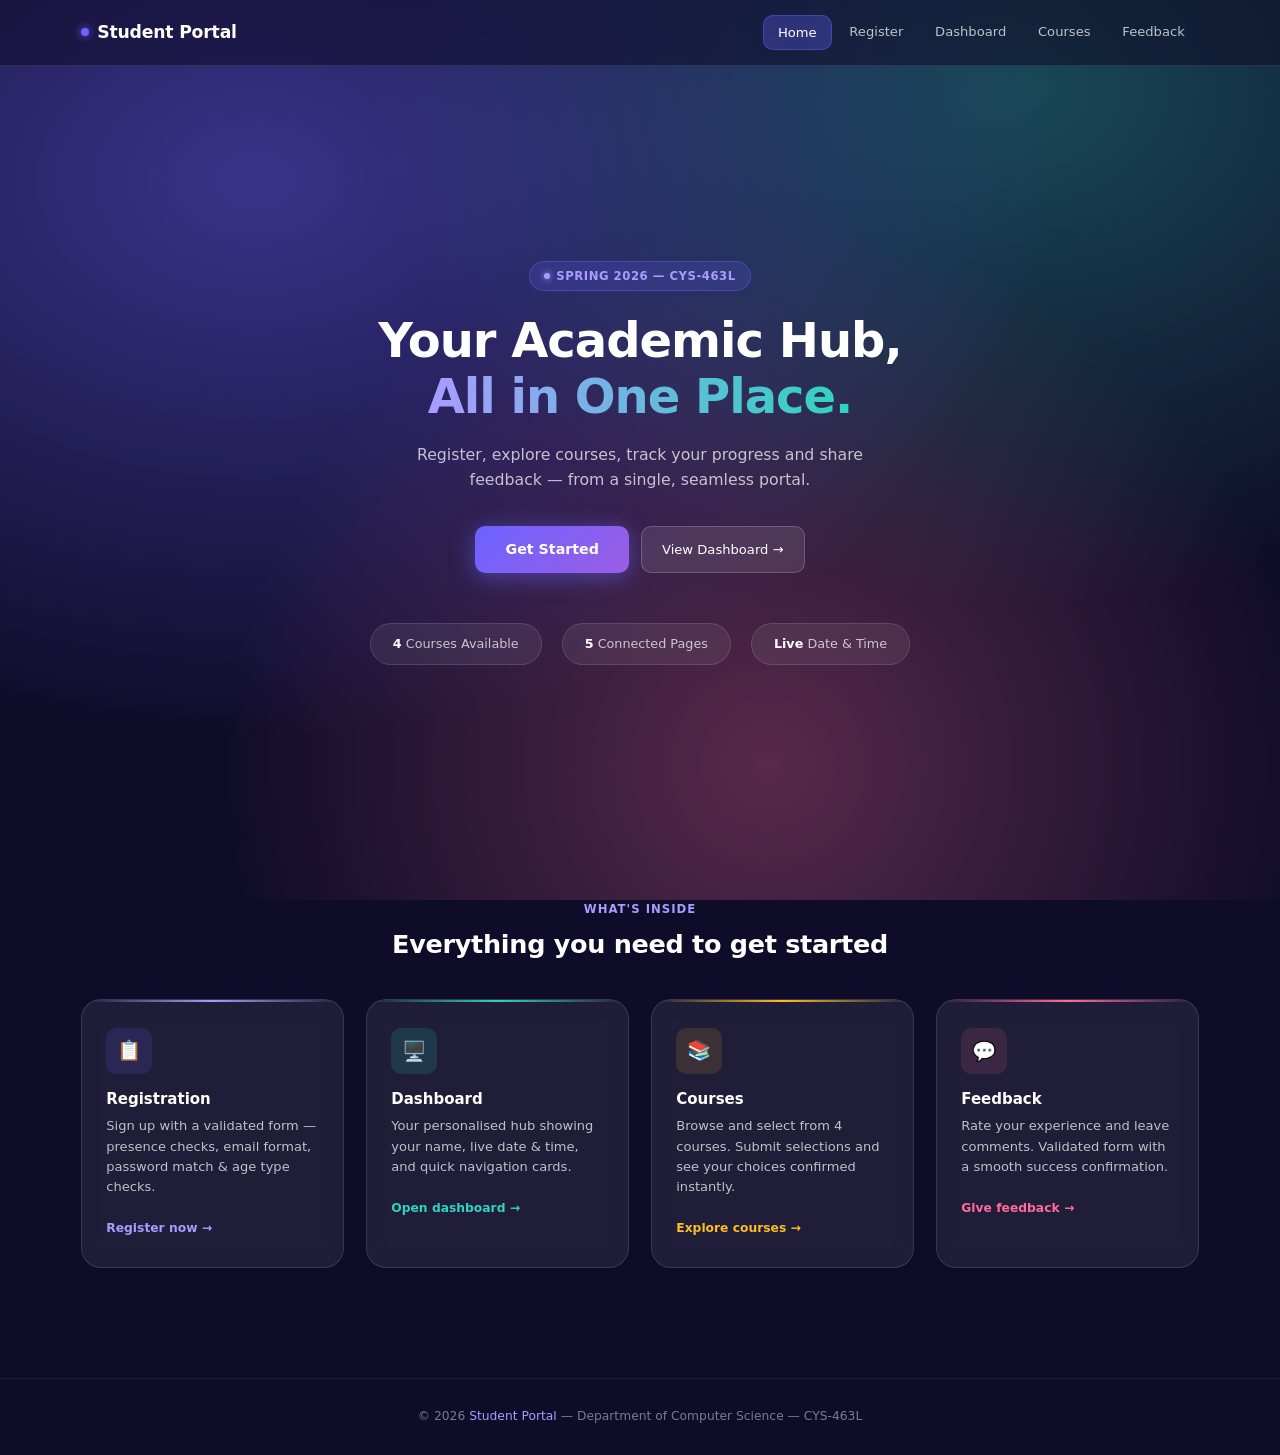
<file: index.html>
<!DOCTYPE html>
<html lang="en">
<head>
  <meta charset="UTF-8"/>
  <meta name="viewport" content="width=device-width, initial-scale=1.0"/>
  <title>Student Portal</title>
  <link href="https://cdn.jsdelivr.net/npm/bootstrap@5.3.0/dist/css/bootstrap.min.css" rel="stylesheet"/>
  <link rel="stylesheet" href="style.css"/>
  <style>
    /* ── Hero ── */
    .hero-wrap {
      min-height: calc(100vh - 66px);
      display: flex;
      flex-direction: column;
      justify-content: center;
      align-items: center;
      padding: 60px 20px 40px;
      text-align: center;
    }

    .pill-badge {
      display: inline-flex;
      align-items: center;
      gap: 6px;
      padding: 5px 14px;
      border-radius: 50px;
      background: rgba(108,99,255,0.18);
      border: 1px solid rgba(108,99,255,0.35);
      color: var(--accent-light);
      font-size: 0.78rem;
      font-weight: 600;
      letter-spacing: 0.5px;
      text-transform: uppercase;
      margin-bottom: 22px;
    }

    .pill-badge .dot {
      width: 6px; height: 6px;
      border-radius: 50%;
      background: var(--accent-light);
      box-shadow: 0 0 6px var(--accent-light);
    }

    .hero-title {
      font-size: clamp(2rem, 5vw, 3.2rem);
      font-weight: 700;
      letter-spacing: -1px;
      line-height: 1.15;
      margin-bottom: 18px;
    }

    .hero-title .grad {
      background: linear-gradient(90deg, #A89CFF, #2DD4BF);
      -webkit-background-clip: text;
      -webkit-text-fill-color: transparent;
      background-clip: text;
    }

    .hero-sub {
      color: var(--text-secondary);
      font-size: 1.05rem;
      max-width: 520px;
      margin: 0 auto 34px;
    }

    .hero-btns {
      display: flex;
      gap: 12px;
      flex-wrap: wrap;
      justify-content: center;
    }

    .btn-glow {
      padding: 12px 30px;
      background: linear-gradient(135deg, var(--accent), #9B5DE5);
      border: none;
      border-radius: var(--radius-sm);
      color: #fff;
      font-weight: 700;
      font-size: 0.95rem;
      font-family: inherit;
      cursor: pointer;
      text-decoration: none;
      box-shadow: 0 4px 22px rgba(108,99,255,0.5);
      transition: opacity var(--transition), transform var(--transition);
    }

    .btn-glow:hover { opacity: 0.88; transform: translateY(-2px); color:#fff; }

    /* ── Stats Row ── */
    .stats-row {
      display: flex;
      gap: 20px;
      justify-content: center;
      flex-wrap: wrap;
      margin: 50px 0 60px;
    }

    .stat-chip {
      padding: 10px 22px;
      background: rgba(255,255,255,0.07);
      border: 1px solid rgba(255,255,255,0.12);
      border-radius: 50px;
      font-size: 0.85rem;
      color: var(--text-secondary);
    }

    .stat-chip strong {
      color: #fff;
      font-weight: 700;
    }

    /* ── Feature Cards ── */
    .features-section {
      padding: 0 20px 70px;
    }

    .section-label {
      text-align: center;
      font-size: 0.78rem;
      font-weight: 600;
      letter-spacing: 1px;
      text-transform: uppercase;
      color: var(--accent-light);
      margin-bottom: 10px;
    }

    .section-title {
      text-align: center;
      font-size: 1.7rem;
      font-weight: 700;
      margin-bottom: 40px;
      letter-spacing: -0.3px;
    }

    .feature-card {
      background: rgba(255,255,255,0.07);
      backdrop-filter: blur(12px);
      -webkit-backdrop-filter: blur(12px);
      border: 1px solid rgba(255,255,255,0.12);
      border-radius: var(--radius-lg);
      padding: 28px 24px;
      height: 100%;
      transition: transform var(--transition), border-color var(--transition), background var(--transition);
      position: relative;
      overflow: hidden;
    }

    .feature-card::before {
      content: '';
      position: absolute;
      top: 0; left: 0; right: 0;
      height: 2px;
      border-radius: var(--radius-lg) var(--radius-lg) 0 0;
      background: linear-gradient(90deg, transparent, var(--card-accent, var(--accent)), transparent);
    }

    .feature-card:hover {
      transform: translateY(-6px);
      border-color: rgba(255,255,255,0.22);
      background: rgba(255,255,255,0.11);
    }

    .card-icon-wrap {
      width: 46px; height: 46px;
      border-radius: var(--radius-sm);
      display: flex;
      align-items: center;
      justify-content: center;
      font-size: 1.3rem;
      margin-bottom: 16px;
    }

    .feature-card h5 {
      font-size: 1rem;
      font-weight: 700;
      margin-bottom: 8px;
    }

    .feature-card p {
      font-size: 0.87rem;
      color: var(--text-secondary);
      margin-bottom: 18px;
      line-height: 1.55;
    }

    .card-link {
      display: inline-flex;
      align-items: center;
      gap: 5px;
      font-size: 0.82rem;
      font-weight: 600;
      color: var(--card-accent, var(--accent-light));
      text-decoration: none;
      transition: gap var(--transition);
    }

    .card-link:hover { gap: 8px; color: var(--card-accent, var(--accent-light)); }
  </style>
</head>
<body>

  <!-- Navbar -->
  <nav class="navbar navbar-expand-lg">
    <div class="container">
      <a class="navbar-brand" href="index.html">
        <span class="brand-dot"></span> Student Portal
      </a>
      <button class="navbar-toggler border-0" type="button" data-bs-toggle="collapse" data-bs-target="#nav" style="color:rgba(255,255,255,0.7);">
        <span class="navbar-toggler-icon" style="filter:invert(1);"></span>
      </button>
      <div class="collapse navbar-collapse" id="nav">
        <ul class="navbar-nav ms-auto gap-1">
          <li class="nav-item"><a class="nav-link active-link" href="index.html">Home</a></li>
          <li class="nav-item"><a class="nav-link" href="registration.html">Register</a></li>
          <li class="nav-item"><a class="nav-link" href="dashboard.html">Dashboard</a></li>
          <li class="nav-item"><a class="nav-link" href="courses.html">Courses</a></li>
          <li class="nav-item"><a class="nav-link" href="feedback.html">Feedback</a></li>
        </ul>
      </div>
    </div>
  </nav>

  <!-- Hero -->
  <div class="hero-wrap">
    <div class="pill-badge"><span class="dot"></span> Spring 2026 &mdash; CYS-463L</div>
    <h1 class="hero-title">
      Your Academic Hub,<br/>
      <span class="grad">All in One Place.</span>
    </h1>
    <p class="hero-sub">Register, explore courses, track your progress and share feedback — from a single, seamless portal.</p>
    <div class="hero-btns">
      <a class="btn-glow" href="registration.html">Get Started</a>
      <a class="btn-secondary-custom" href="dashboard.html">View Dashboard →</a>
    </div>

    <div class="stats-row">
      <div class="stat-chip"><strong>4</strong> Courses Available</div>
      <div class="stat-chip"><strong>5</strong> Connected Pages</div>
      <div class="stat-chip"><strong>Live</strong> Date &amp; Time</div>
    </div>
  </div>

  <!-- Features -->
  <section class="features-section">
    <div class="container">
      <p class="section-label">What's inside</p>
      <h2 class="section-title">Everything you need to get started</h2>

      <div class="row g-4">
        <div class="col-sm-6 col-lg-3">
          <div class="feature-card" style="--card-accent: #A89CFF;">
            <div class="card-icon-wrap" style="background: rgba(108,99,255,0.15);">📋</div>
            <h5>Registration</h5>
            <p>Sign up with a validated form — presence checks, email format, password match & age type checks.</p>
            <a class="card-link" href="registration.html">Register now →</a>
          </div>
        </div>

        <div class="col-sm-6 col-lg-3">
          <div class="feature-card" style="--card-accent: #2DD4BF;">
            <div class="card-icon-wrap" style="background: rgba(45,212,191,0.15);">🖥️</div>
            <h5>Dashboard</h5>
            <p>Your personalised hub showing your name, live date &amp; time, and quick navigation cards.</p>
            <a class="card-link" href="dashboard.html" style="color:#2DD4BF;">Open dashboard →</a>
          </div>
        </div>

        <div class="col-sm-6 col-lg-3">
          <div class="feature-card" style="--card-accent: #FBBF24;">
            <div class="card-icon-wrap" style="background: rgba(251,191,36,0.12);">📚</div>
            <h5>Courses</h5>
            <p>Browse and select from 4 courses. Submit selections and see your choices confirmed instantly.</p>
            <a class="card-link" href="courses.html" style="color:#FBBF24;">Explore courses →</a>
          </div>
        </div>

        <div class="col-sm-6 col-lg-3">
          <div class="feature-card" style="--card-accent: #FF6B9D;">
            <div class="card-icon-wrap" style="background: rgba(255,107,157,0.12);">💬</div>
            <h5>Feedback</h5>
            <p>Rate your experience and leave comments. Validated form with a smooth success confirmation.</p>
            <a class="card-link" href="feedback.html" style="color:#FF6B9D;">Give feedback →</a>
          </div>
        </div>
      </div>
    </div>
  </section>

  <footer>
    &copy; 2026 <span>Student Portal</span> &mdash; Department of Computer Science &mdash; CYS-463L
  </footer>

  <script src="https://cdn.jsdelivr.net/npm/bootstrap@5.3.0/dist/js/bootstrap.bundle.min.js"></script>
</body>
</html>
</file>
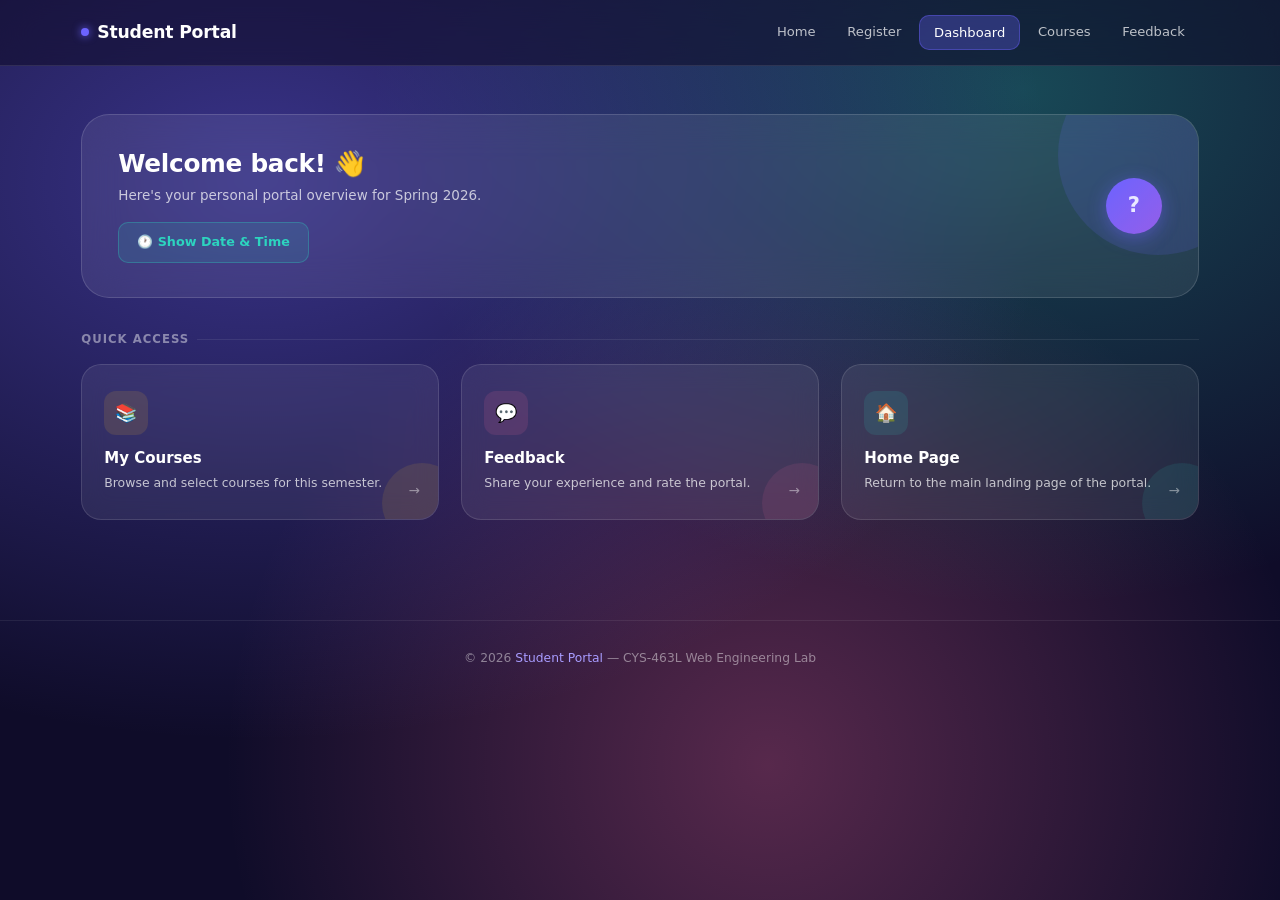
<file: dashboard.html>
<!DOCTYPE html>
<html lang="en">
<head>
  <meta charset="UTF-8"/>
  <meta name="viewport" content="width=device-width, initial-scale=1.0"/>
  <title>Dashboard – Student Portal</title>
  <link href="https://cdn.jsdelivr.net/npm/bootstrap@5.3.0/dist/css/bootstrap.min.css" rel="stylesheet"/>
  <link rel="stylesheet" href="style.css"/>
  <style>
    .dash-layout {
      padding: 48px 20px 60px;
    }

    /* Welcome Banner */
    .welcome-card {
      background: rgba(255,255,255,0.08);
      backdrop-filter: blur(20px);
      -webkit-backdrop-filter: blur(20px);
      border: 1px solid rgba(255,255,255,0.14);
      border-radius: var(--radius-xl);
      padding: 34px 36px;
      margin-bottom: 32px;
      display: flex;
      align-items: center;
      justify-content: space-between;
      flex-wrap: wrap;
      gap: 20px;
      position: relative;
      overflow: hidden;
    }

    .welcome-card::after {
      content: '';
      position: absolute;
      top: -60px; right: -60px;
      width: 200px; height: 200px;
      border-radius: 50%;
      background: rgba(108,99,255,0.15);
      pointer-events: none;
    }

    .welcome-left h2 {
      font-size: 1.65rem;
      font-weight: 700;
      letter-spacing: -0.3px;
      margin-bottom: 6px;
    }

    .welcome-left p {
      color: var(--text-secondary);
      font-size: 0.9rem;
    }

    .avatar {
      width: 56px; height: 56px;
      border-radius: 50%;
      background: linear-gradient(135deg, var(--accent), #9B5DE5);
      display: flex;
      align-items: center;
      justify-content: center;
      font-size: 1.4rem;
      font-weight: 700;
      flex-shrink: 0;
      box-shadow: 0 4px 18px rgba(108,99,255,0.45);
    }

    /* Datetime button & display */
    .dt-row {
      display: flex;
      align-items: center;
      gap: 14px;
      flex-wrap: wrap;
      margin-top: 16px;
    }

    .btn-dt {
      display: inline-flex;
      align-items: center;
      gap: 7px;
      padding: 9px 18px;
      background: rgba(45,212,191,0.12);
      border: 1px solid rgba(45,212,191,0.3);
      border-radius: var(--radius-sm);
      color: var(--teal);
      font-size: 0.85rem;
      font-weight: 600;
      font-family: inherit;
      cursor: pointer;
      transition: background var(--transition), transform var(--transition);
    }

    .btn-dt:hover {
      background: rgba(45,212,191,0.20);
      transform: translateY(-1px);
    }

    .dt-chip {
      display: none;
      padding: 8px 16px;
      background: rgba(45,212,191,0.10);
      border: 1px solid rgba(45,212,191,0.22);
      border-radius: 50px;
      font-size: 0.85rem;
      color: var(--teal);
      font-weight: 500;
    }

    /* Section heading */
    .section-heading {
      font-size: 0.78rem;
      font-weight: 700;
      letter-spacing: 1px;
      text-transform: uppercase;
      color: var(--text-muted);
      margin-bottom: 16px;
      display: flex;
      align-items: center;
      gap: 8px;
    }

    .section-heading::after {
      content: '';
      flex: 1;
      height: 1px;
      background: rgba(255,255,255,0.08);
    }

    /* Nav Cards */
    .nav-card {
      background: rgba(255,255,255,0.07);
      backdrop-filter: blur(12px);
      -webkit-backdrop-filter: blur(12px);
      border: 1px solid rgba(255,255,255,0.12);
      border-radius: var(--radius-lg);
      padding: 26px 22px;
      height: 100%;
      transition: transform var(--transition), border-color var(--transition), background var(--transition);
      cursor: pointer;
      text-decoration: none;
      color: inherit;
      display: block;
      position: relative;
      overflow: hidden;
    }

    .nav-card::before {
      content: '';
      position: absolute;
      bottom: 0; right: 0;
      width: 80px; height: 80px;
      border-radius: 50%;
      background: var(--c-glow, rgba(108,99,255,0.08));
      transform: translate(30%, 30%);
      transition: transform var(--transition);
    }

    .nav-card:hover {
      transform: translateY(-5px);
      border-color: rgba(255,255,255,0.22);
      background: rgba(255,255,255,0.10);
    }

    .nav-card:hover::before {
      transform: translate(20%, 20%) scale(1.2);
    }

    .nav-card .n-icon {
      width: 44px; height: 44px;
      border-radius: 12px;
      display: flex;
      align-items: center;
      justify-content: center;
      font-size: 1.2rem;
      margin-bottom: 14px;
    }

    .nav-card h5 {
      font-size: 1rem;
      font-weight: 700;
      margin-bottom: 6px;
    }

    .nav-card p {
      font-size: 0.83rem;
      color: var(--text-secondary);
      margin: 0;
    }

    .nav-card .arrow {
      position: absolute;
      bottom: 18px; right: 18px;
      font-size: 0.9rem;
      color: var(--text-muted);
      transition: color var(--transition), transform var(--transition);
    }

    .nav-card:hover .arrow {
      color: var(--text-secondary);
      transform: translateX(3px);
    }
  </style>
</head>
<body>

  <!-- Navbar -->
  <nav class="navbar navbar-expand-lg">
    <div class="container">
      <a class="navbar-brand" href="index.html"><span class="brand-dot"></span> Student Portal</a>
      <button class="navbar-toggler border-0" type="button" data-bs-toggle="collapse" data-bs-target="#nav" style="color:rgba(255,255,255,0.7);">
        <span class="navbar-toggler-icon" style="filter:invert(1);"></span>
      </button>
      <div class="collapse navbar-collapse" id="nav">
        <ul class="navbar-nav ms-auto gap-1">
          <li class="nav-item"><a class="nav-link" href="index.html">Home</a></li>
          <li class="nav-item"><a class="nav-link" href="registration.html">Register</a></li>
          <li class="nav-item"><a class="nav-link active-link" href="dashboard.html">Dashboard</a></li>
          <li class="nav-item"><a class="nav-link" href="courses.html">Courses</a></li>
          <li class="nav-item"><a class="nav-link" href="feedback.html">Feedback</a></li>
        </ul>
      </div>
    </div>
  </nav>

  <div class="dash-layout">
    <div class="container">

      <!-- Welcome Card -->
      <div class="welcome-card">
        <div class="welcome-left">
          <h2 id="welcomeMsg">Welcome back! 👋</h2>
          <p>Here's your personal portal overview for Spring 2026.</p>

          <div class="dt-row">
            <button class="btn-dt" onclick="showDateTime()">
              🕐 Show Date &amp; Time
            </button>
            <div class="dt-chip" id="dtChip"></div>
          </div>
        </div>
        <div class="avatar" id="avatarInitials">?</div>
      </div>

      <!-- Navigation Cards -->
      <p class="section-heading">Quick Access</p>

      <div class="row g-4">

        <div class="col-md-4">
          <a class="nav-card" href="courses.html" style="--c-glow: rgba(251,191,36,0.10);">
            <div class="n-icon" style="background: rgba(251,191,36,0.12);">📚</div>
            <h5>My Courses</h5>
            <p>Browse and select courses for this semester.</p>
            <span class="arrow">→</span>
          </a>
        </div>

        <div class="col-md-4">
          <a class="nav-card" href="feedback.html" style="--c-glow: rgba(255,107,157,0.10);">
            <div class="n-icon" style="background: rgba(255,107,157,0.12);">💬</div>
            <h5>Feedback</h5>
            <p>Share your experience and rate the portal.</p>
            <span class="arrow">→</span>
          </a>
        </div>

        <div class="col-md-4">
          <a class="nav-card" href="index.html" style="--c-glow: rgba(45,212,191,0.10);">
            <div class="n-icon" style="background: rgba(45,212,191,0.12);">🏠</div>
            <h5>Home Page</h5>
            <p>Return to the main landing page of the portal.</p>
            <span class="arrow">→</span>
          </a>
        </div>

      </div>
    </div>
  </div>

  <footer>
    &copy; 2026 <span>Student Portal</span> &mdash; CYS-463L Web Engineering Lab
  </footer>

  <script src="https://cdn.jsdelivr.net/npm/bootstrap@5.3.0/dist/js/bootstrap.bundle.min.js"></script>
  <script>
    window.onload = function () {
      const name = localStorage.getItem('studentName');
      if (name) {
        document.getElementById('welcomeMsg').textContent = 'Welcome back, ' + name + '! 👋';
        const initials = name.split(' ').map(w => w[0]).join('').toUpperCase().slice(0, 2);
        document.getElementById('avatarInitials').textContent = initials;
      }
    };

    function showDateTime() {
      const chip = document.getElementById('dtChip');
      const now = new Date();
      const opts = { weekday: 'short', year: 'numeric', month: 'short', day: 'numeric',
                     hour: '2-digit', minute: '2-digit', second: '2-digit' };
      chip.textContent = now.toLocaleDateString('en-US', opts);
      chip.style.display = 'inline-block';
    }
  </script>
</body>
</html>
</file>
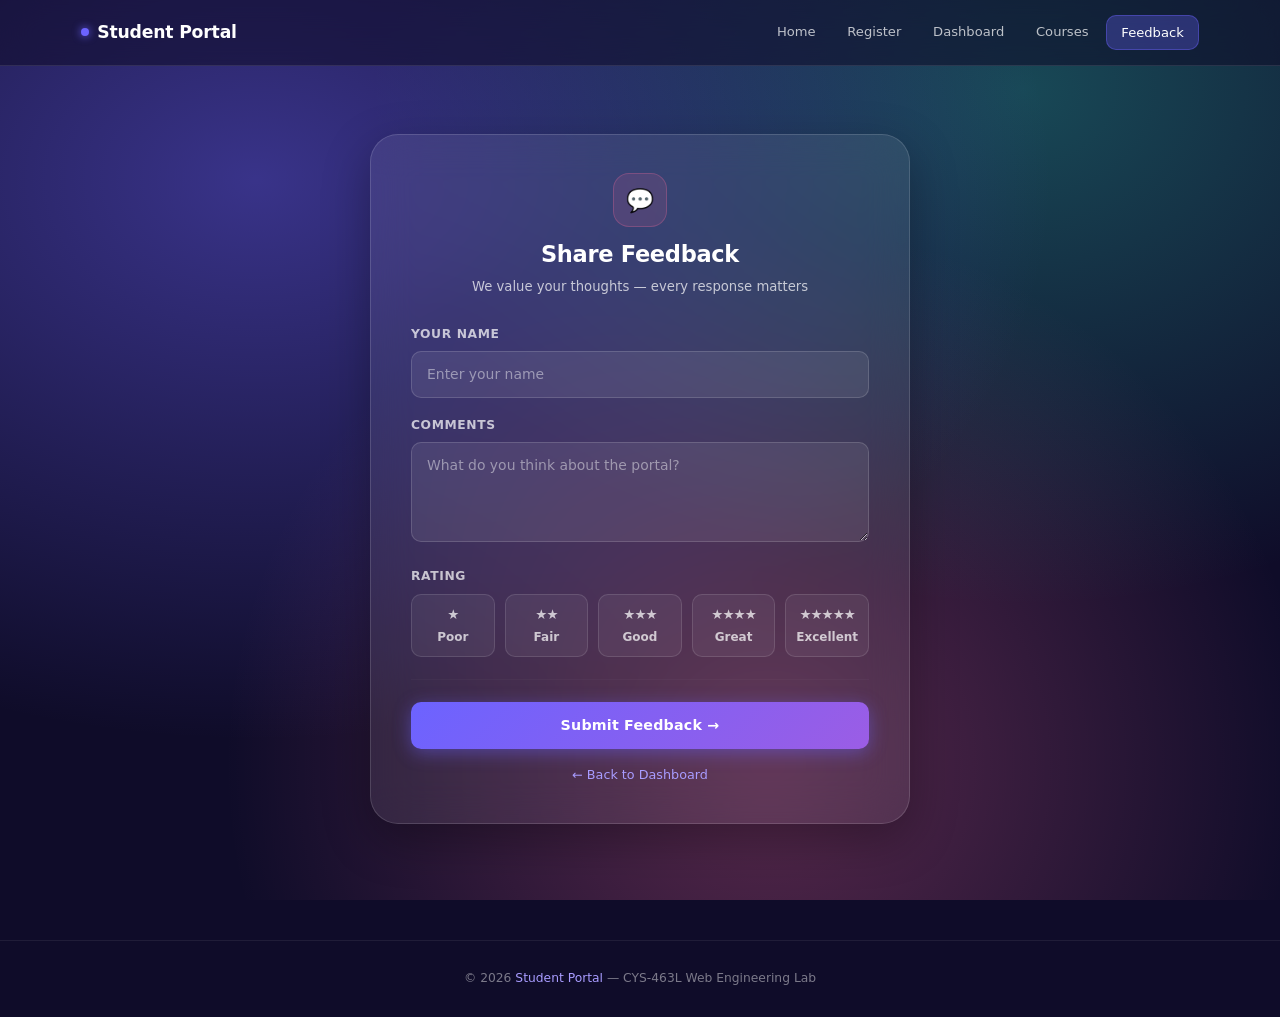
<file: feedback.html>
<!DOCTYPE html>
<html lang="en">
<head>
  <meta charset="UTF-8"/>
  <meta name="viewport" content="width=device-width, initial-scale=1.0"/>
  <title>Feedback – Student Portal</title>
  <link href="https://cdn.jsdelivr.net/npm/bootstrap@5.3.0/dist/css/bootstrap.min.css" rel="stylesheet"/>
  <link rel="stylesheet" href="style.css"/>
  <style>
    .feedback-layout {
      min-height: calc(100vh - 66px);
      display: flex;
      align-items: center;
      justify-content: center;
      padding: 52px 20px 60px;
    }

    .feedback-card {
      width: 100%;
      max-width: 540px;
      background: rgba(255,255,255,0.08);
      backdrop-filter: blur(20px);
      -webkit-backdrop-filter: blur(20px);
      border: 1px solid rgba(255,255,255,0.14);
      border-radius: var(--radius-xl);
      padding: 38px 40px;
      box-shadow: 0 16px 48px rgba(0,0,0,0.30);
    }

    .card-header-area {
      text-align: center;
      margin-bottom: 28px;
    }

    .card-header-area .icon-wrap {
      width: 54px; height: 54px;
      border-radius: 16px;
      background: rgba(255,107,157,0.12);
      border: 1px solid rgba(255,107,157,0.25);
      display: flex;
      align-items: center;
      justify-content: center;
      font-size: 1.5rem;
      margin: 0 auto 14px;
    }

    .card-header-area h2 {
      font-size: 1.5rem;
      font-weight: 700;
      letter-spacing: -0.3px;
    }

    .card-header-area p {
      color: var(--text-secondary);
      font-size: 0.88rem;
      margin-top: 4px;
    }

    /* Star Rating */
    .rating-row {
      display: flex;
      gap: 10px;
      flex-wrap: wrap;
    }

    .rating-btn {
      flex: 1;
      min-width: 80px;
      padding: 9px 4px;
      background: rgba(255,255,255,0.06);
      border: 1px solid rgba(255,255,255,0.12);
      border-radius: var(--radius-sm);
      color: var(--text-secondary);
      font-size: 0.8rem;
      font-weight: 600;
      font-family: inherit;
      cursor: pointer;
      text-align: center;
      transition: all var(--transition);
    }

    .rating-btn:hover {
      background: rgba(255,255,255,0.10);
      border-color: rgba(255,255,255,0.22);
      color: #fff;
    }

    .rating-btn.active {
      background: rgba(251,191,36,0.15);
      border-color: rgba(251,191,36,0.40);
      color: #FBBF24;
    }

    .rating-btn .stars {
      display: block;
      font-size: 0.9rem;
      margin-bottom: 2px;
      letter-spacing: -1px;
    }

    /* Success state */
    .success-box {
      display: none;
      text-align: center;
      padding: 20px 10px;
    }

    .success-ring {
      width: 70px; height: 70px;
      border-radius: 50%;
      background: rgba(45,212,191,0.10);
      border: 2px solid rgba(45,212,191,0.35);
      display: flex;
      align-items: center;
      justify-content: center;
      font-size: 1.8rem;
      margin: 0 auto 20px;
    }

    .success-box h4 {
      font-size: 1.25rem;
      font-weight: 700;
      color: var(--teal);
      margin-bottom: 8px;
    }

    .success-box p {
      color: var(--text-secondary);
      font-size: 0.9rem;
      margin-bottom: 22px;
    }

    @media (max-width: 480px) {
      .feedback-card { padding: 26px 20px; }
      .rating-btn .label { display: none; }
    }
  </style>
</head>
<body>

  <!-- Navbar -->
  <nav class="navbar navbar-expand-lg">
    <div class="container">
      <a class="navbar-brand" href="index.html"><span class="brand-dot"></span> Student Portal</a>
      <button class="navbar-toggler border-0" type="button" data-bs-toggle="collapse" data-bs-target="#nav" style="color:rgba(255,255,255,0.7);">
        <span class="navbar-toggler-icon" style="filter:invert(1);"></span>
      </button>
      <div class="collapse navbar-collapse" id="nav">
        <ul class="navbar-nav ms-auto gap-1">
          <li class="nav-item"><a class="nav-link" href="index.html">Home</a></li>
          <li class="nav-item"><a class="nav-link" href="registration.html">Register</a></li>
          <li class="nav-item"><a class="nav-link" href="dashboard.html">Dashboard</a></li>
          <li class="nav-item"><a class="nav-link" href="courses.html">Courses</a></li>
          <li class="nav-item"><a class="nav-link active-link" href="feedback.html">Feedback</a></li>
        </ul>
      </div>
    </div>
  </nav>

  <div class="feedback-layout">
    <div class="feedback-card">

      <!-- Success State -->
      <div class="success-box" id="successBox">
        <div class="success-ring">✓</div>
        <h4>Feedback Submitted!</h4>
        <p>Thanks for sharing your thoughts. We'll use your input to improve the portal experience.</p>
        <a href="dashboard.html" class="btn-secondary-custom" style="display:inline-flex;margin:0 auto;">← Back to Dashboard</a>
      </div>

      <!-- Feedback Form -->
      <div id="feedbackForm">
        <div class="card-header-area">
          <div class="icon-wrap">💬</div>
          <h2>Share Feedback</h2>
          <p>We value your thoughts — every response matters</p>
        </div>

        <div class="field-group" id="grp-fbname">
          <label>Your Name</label>
          <input type="text" id="fbName" placeholder="Enter your name"/>
          <div class="err" id="fbNameErr">⚠ Name cannot be empty.</div>
        </div>

        <div class="field-group" id="grp-fbcomment">
          <label>Comments</label>
          <textarea id="fbComments" placeholder="What do you think about the portal?"></textarea>
          <div class="err" id="fbCommentsErr">⚠ Please write your comments.</div>
        </div>

        <div class="field-group" id="grp-fbrating">
          <label>Rating</label>
          <div class="rating-row" id="ratingRow">
            <button class="rating-btn" onclick="selectRating(this, '1')" type="button">
              <span class="stars">★</span>
              <span class="label">Poor</span>
            </button>
            <button class="rating-btn" onclick="selectRating(this, '2')" type="button">
              <span class="stars">★★</span>
              <span class="label">Fair</span>
            </button>
            <button class="rating-btn" onclick="selectRating(this, '3')" type="button">
              <span class="stars">★★★</span>
              <span class="label">Good</span>
            </button>
            <button class="rating-btn" onclick="selectRating(this, '4')" type="button">
              <span class="stars">★★★★</span>
              <span class="label">Great</span>
            </button>
            <button class="rating-btn" onclick="selectRating(this, '5')" type="button">
              <span class="stars">★★★★★</span>
              <span class="label">Excellent</span>
            </button>
          </div>
          <input type="hidden" id="fbRating" value=""/>
          <div class="err" id="fbRatingErr">⚠ Please select a rating.</div>
        </div>

        <hr class="divider"/>

        <button class="btn-primary-custom" onclick="submitFeedback()">Submit Feedback →</button>

        <div class="back-link">
          <a href="dashboard.html">← Back to Dashboard</a>
        </div>
      </div>

    </div>
  </div>

  <footer>
    &copy; 2026 <span>Student Portal</span> &mdash; CYS-463L Web Engineering Lab
  </footer>

  <script src="https://cdn.jsdelivr.net/npm/bootstrap@5.3.0/dist/js/bootstrap.bundle.min.js"></script>
  <script>
    function selectRating(btn, val) {
      document.querySelectorAll('.rating-btn').forEach(b => b.classList.remove('active'));
      btn.classList.add('active');
      document.getElementById('fbRating').value = val;
    }

    function setErr(grpId, errId, show) {
      document.getElementById(grpId).classList.toggle('input-has-error', show);
      document.getElementById(errId).style.display = show ? 'block' : 'none';
    }

    function submitFeedback() {
      let valid = true;

      const name = document.getElementById('fbName').value.trim();
      const ok1 = name !== '';
      setErr('grp-fbname', 'fbNameErr', !ok1);
      if (!ok1) valid = false;

      const comments = document.getElementById('fbComments').value.trim();
      const ok2 = comments !== '';
      setErr('grp-fbcomment', 'fbCommentsErr', !ok2);
      if (!ok2) valid = false;

      const rating = document.getElementById('fbRating').value;
      const ok3 = rating !== '';
      setErr('grp-fbrating', 'fbRatingErr', !ok3);
      if (!ok3) valid = false;

      if (valid) {
        document.getElementById('feedbackForm').style.display = 'none';
        document.getElementById('successBox').style.display = 'block';
      }
    }
  </script>
</body>
</html>
</file>
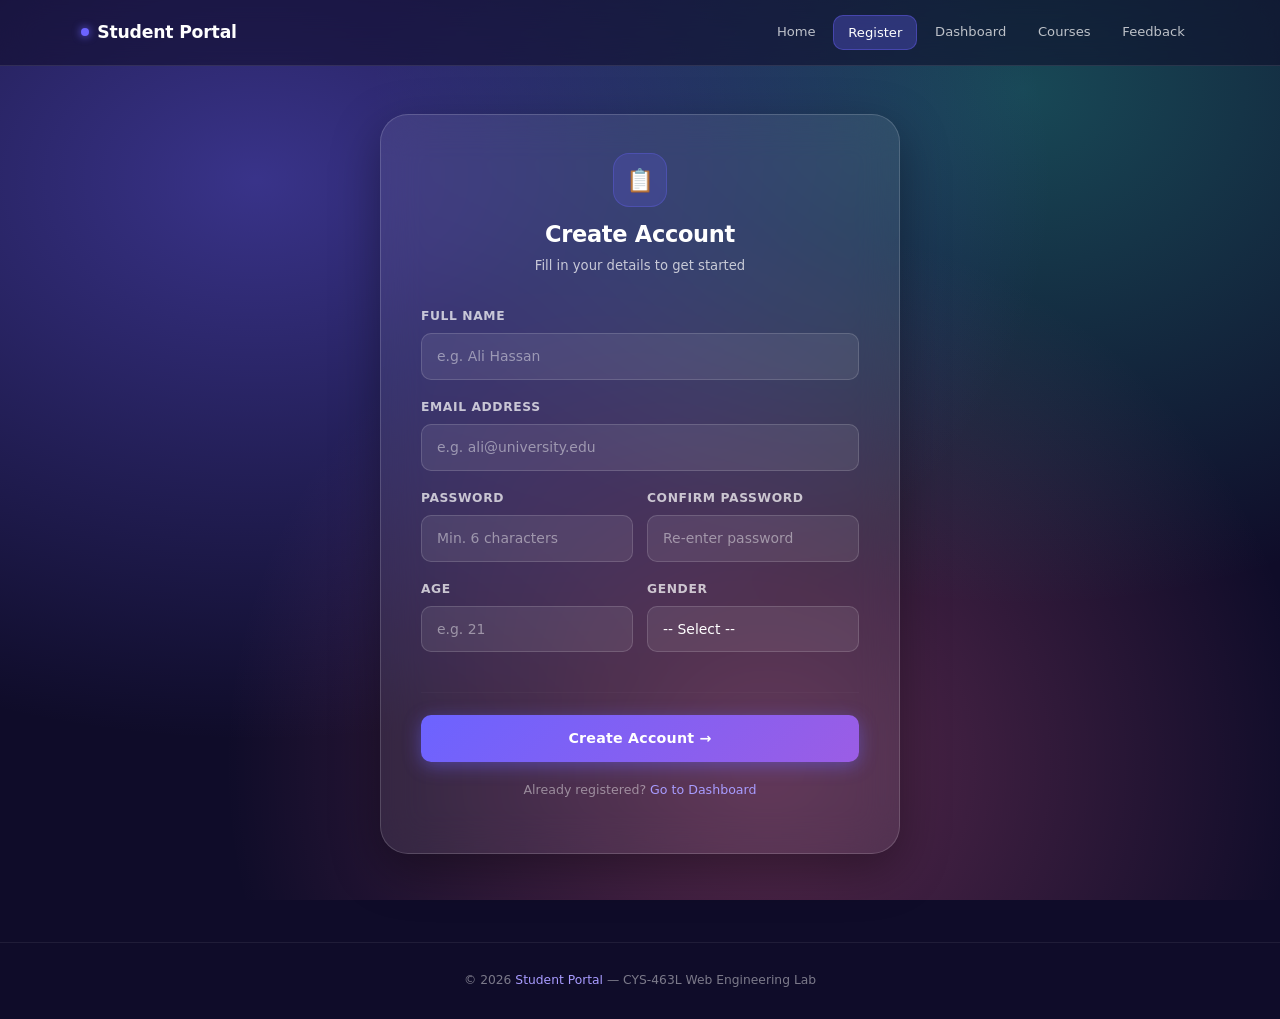
<file: registration.html>
<!DOCTYPE html>
<html lang="en">
<head>
  <meta charset="UTF-8"/>
  <meta name="viewport" content="width=device-width, initial-scale=1.0"/>
  <title>Register – Student Portal</title>
  <link href="https://cdn.jsdelivr.net/npm/bootstrap@5.3.0/dist/css/bootstrap.min.css" rel="stylesheet"/>
  <link rel="stylesheet" href="style.css"/>
  <style>
    .reg-layout {
      min-height: calc(100vh - 66px);
      display: flex;
      align-items: center;
      justify-content: center;
      padding: 48px 20px;
    }

    .form-card {
      width: 100%;
      max-width: 520px;
      background: rgba(255,255,255,0.08);
      backdrop-filter: blur(20px);
      -webkit-backdrop-filter: blur(20px);
      border: 1px solid rgba(255,255,255,0.16);
      border-radius: var(--radius-xl);
      padding: 38px 40px;
      box-shadow: 0 16px 48px rgba(0,0,0,0.35);
    }

    .form-header {
      text-align: center;
      margin-bottom: 30px;
    }

    .form-header .icon-wrap {
      width: 54px; height: 54px;
      border-radius: 16px;
      background: rgba(108,99,255,0.18);
      border: 1px solid rgba(108,99,255,0.3);
      display: flex;
      align-items: center;
      justify-content: center;
      font-size: 1.5rem;
      margin: 0 auto 14px;
    }

    .form-header h2 {
      font-size: 1.5rem;
      font-weight: 700;
      letter-spacing: -0.3px;
    }

    .form-header p {
      color: var(--text-secondary);
      font-size: 0.88rem;
      margin-top: 4px;
    }

    .row-split {
      display: grid;
      grid-template-columns: 1fr 1fr;
      gap: 14px;
    }

    .input-has-error input,
    .input-has-error select {
      border-color: rgba(255,143,163,0.6) !important;
      background: rgba(255,100,100,0.07) !important;
    }

    .already-link {
      text-align: center;
      margin-top: 18px;
      font-size: 0.84rem;
      color: var(--text-muted);
    }

    .already-link a {
      color: var(--accent-light);
      text-decoration: none;
    }

    @media (max-width: 480px) {
      .row-split { grid-template-columns: 1fr; }
      .form-card { padding: 26px 22px; }
    }
  </style>
</head>
<body>

  <!-- Navbar -->
  <nav class="navbar navbar-expand-lg">
    <div class="container">
      <a class="navbar-brand" href="index.html"><span class="brand-dot"></span> Student Portal</a>
      <button class="navbar-toggler border-0" type="button" data-bs-toggle="collapse" data-bs-target="#nav" style="color:rgba(255,255,255,0.7);">
        <span class="navbar-toggler-icon" style="filter:invert(1);"></span>
      </button>
      <div class="collapse navbar-collapse" id="nav">
        <ul class="navbar-nav ms-auto gap-1">
          <li class="nav-item"><a class="nav-link" href="index.html">Home</a></li>
          <li class="nav-item"><a class="nav-link active-link" href="registration.html">Register</a></li>
          <li class="nav-item"><a class="nav-link" href="dashboard.html">Dashboard</a></li>
          <li class="nav-item"><a class="nav-link" href="courses.html">Courses</a></li>
          <li class="nav-item"><a class="nav-link" href="feedback.html">Feedback</a></li>
        </ul>
      </div>
    </div>
  </nav>

  <div class="reg-layout">
    <div class="form-card">
      <div class="form-header">
        <div class="icon-wrap">📋</div>
        <h2>Create Account</h2>
        <p>Fill in your details to get started</p>
      </div>

      <div class="field-group" id="grp-name">
        <label>Full Name</label>
        <input type="text" id="fullName" placeholder="e.g. Ali Hassan"/>
        <div class="err" id="nameErr">⚠ Name cannot be empty.</div>
      </div>

      <div class="field-group" id="grp-email">
        <label>Email Address</label>
        <input type="text" id="email" placeholder="e.g. ali@university.edu"/>
        <div class="err" id="emailErr">⚠ Enter a valid email address.</div>
      </div>

      <div class="row-split">
        <div class="field-group" id="grp-pass">
          <label>Password</label>
          <input type="password" id="password" placeholder="Min. 6 characters"/>
          <div class="err" id="passErr">⚠ Password required.</div>
        </div>
        <div class="field-group" id="grp-confirm">
          <label>Confirm Password</label>
          <input type="password" id="confirmPass" placeholder="Re-enter password"/>
          <div class="err" id="confirmErr">⚠ Passwords don't match.</div>
        </div>
      </div>

      <div class="row-split">
        <div class="field-group" id="grp-age">
          <label>Age</label>
          <input type="text" id="age" placeholder="e.g. 21"/>
          <div class="err" id="ageErr">⚠ Enter a valid number.</div>
        </div>
        <div class="field-group" id="grp-gender">
          <label>Gender</label>
          <select id="gender">
            <option value="">-- Select --</option>
            <option value="Male">Male</option>
            <option value="Female">Female</option>
            <option value="Other">Other</option>
          </select>
          <div class="err" id="genderErr">⚠ Please select gender.</div>
        </div>
      </div>

      <hr class="divider"/>

      <button class="btn-primary-custom" onclick="validateForm()">Create Account →</button>

      <p class="already-link">Already registered? <a href="dashboard.html">Go to Dashboard</a></p>
    </div>
  </div>

  <footer>
    &copy; 2026 <span>Student Portal</span> &mdash; CYS-463L Web Engineering Lab
  </footer>

  <script src="https://cdn.jsdelivr.net/npm/bootstrap@5.3.0/dist/js/bootstrap.bundle.min.js"></script>
  <script>
    function setErr(grpId, errId, show) {
      document.getElementById(grpId).classList.toggle('input-has-error', show);
      document.getElementById(errId).style.display = show ? 'block' : 'none';
    }

    function validateForm() {
      let valid = true;

      const name = document.getElementById('fullName').value.trim();
      const ok1 = name !== '';
      setErr('grp-name', 'nameErr', !ok1);
      if (!ok1) valid = false;

      const email = document.getElementById('email').value.trim();
      const ok2 = /^[^\s@]+@[^\s@]+\.[^\s@]+$/.test(email);
      setErr('grp-email', 'emailErr', !ok2);
      if (!ok2) valid = false;

      const pass = document.getElementById('password').value;
      const ok3 = pass !== '';
      setErr('grp-pass', 'passErr', !ok3);
      if (!ok3) valid = false;

      const conf = document.getElementById('confirmPass').value;
      const ok4 = conf === pass && conf !== '';
      setErr('grp-confirm', 'confirmErr', !ok4);
      if (!ok4) valid = false;

      const age = document.getElementById('age').value.trim();
      const ok5 = age !== '' && !isNaN(age) && Number(age) > 0;
      setErr('grp-age', 'ageErr', !ok5);
      if (!ok5) valid = false;

      const gender = document.getElementById('gender').value;
      const ok6 = gender !== '';
      setErr('grp-gender', 'genderErr', !ok6);
      if (!ok6) valid = false;

      if (valid) {
        localStorage.setItem('studentName', name);
        window.location.href = 'dashboard.html';
      }
    }
  </script>
</body>
</html>
</file>
<file: style.css>
/* ── Reset & Base ─────────────────────────────────────── */
*, *::before, *::after { box-sizing: border-box; margin: 0; padding: 0; }

:root {
  --accent:       #6C63FF;
  --accent-light: #A89CFF;
  --accent-dark:  #4B44CC;
  --rose:         #FF6B9D;
  --teal:         #2DD4BF;
  --amber:        #FBBF24;
  --bg-mesh:      #0f0c29;

  --glass-bg:     rgba(255,255,255,0.10);
  --glass-border: rgba(255,255,255,0.20);
  --glass-shadow: 0 8px 32px rgba(0,0,0,0.25);
  --glass-blur:   blur(14px);

  --text-primary:   #ffffff;
  --text-secondary: rgba(255,255,255,0.72);
  --text-muted:     rgba(255,255,255,0.45);

  --radius-sm: 10px;
  --radius-md: 14px;
  --radius-lg: 20px;
  --radius-xl: 28px;

  --transition: 0.22s cubic-bezier(.4,0,.2,1);
}

html, body {
  height: 100%;
  font-family: 'Inter', 'Segoe UI', system-ui, sans-serif;
  font-size: 15px;
  line-height: 1.6;
  color: var(--text-primary);
  background-color: var(--bg-mesh);
  background-image:
    radial-gradient(ellipse at 20% 20%, rgba(108,99,255,0.45) 0%, transparent 55%),
    radial-gradient(ellipse at 80% 10%, rgba(45,212,191,0.30) 0%, transparent 45%),
    radial-gradient(ellipse at 60% 85%, rgba(255,107,157,0.30) 0%, transparent 50%);
  background-attachment: fixed;
  min-height: 100vh;
}

/* ── Scrollbar ─────────────────────────────────────────── */
::-webkit-scrollbar { width: 6px; }
::-webkit-scrollbar-track { background: transparent; }
::-webkit-scrollbar-thumb { background: rgba(255,255,255,0.2); border-radius: 3px; }

/* ── Glassmorphism Card ────────────────────────────────── */
.glass {
  background: var(--glass-bg);
  backdrop-filter: var(--glass-blur);
  -webkit-backdrop-filter: var(--glass-blur);
  border: 1px solid var(--glass-border);
  border-radius: var(--radius-lg);
  box-shadow: var(--glass-shadow);
}

/* ── Navbar ────────────────────────────────────────────── */
.navbar {
  background: rgba(15,12,41,0.55) !important;
  backdrop-filter: blur(20px) !important;
  -webkit-backdrop-filter: blur(20px) !important;
  border-bottom: 1px solid rgba(255,255,255,0.10) !important;
  padding: 14px 0 !important;
  position: sticky;
  top: 0;
  z-index: 100;
}

.navbar-brand {
  font-weight: 700 !important;
  font-size: 1.15rem !important;
  color: #fff !important;
  display: flex;
  align-items: center;
  gap: 8px;
  letter-spacing: -0.2px;
}

.brand-dot {
  width: 8px; height: 8px;
  border-radius: 50%;
  background: var(--accent);
  box-shadow: 0 0 8px var(--accent);
  display: inline-block;
}

.nav-link {
  color: var(--text-secondary) !important;
  font-size: 0.875rem !important;
  font-weight: 500 !important;
  padding: 6px 14px !important;
  border-radius: var(--radius-sm) !important;
  transition: all var(--transition) !important;
}

.nav-link:hover {
  color: #fff !important;
  background: rgba(255,255,255,0.09) !important;
}

.nav-link.active-link {
  color: #fff !important;
  background: rgba(108,99,255,0.3) !important;
  border: 1px solid rgba(108,99,255,0.4) !important;
}

/* ── Page Hero ─────────────────────────────────────────── */
.page-hero {
  padding: 52px 20px 42px;
  text-align: center;
}

.page-hero h1 {
  font-size: 2.2rem;
  font-weight: 700;
  letter-spacing: -0.5px;
  line-height: 1.2;
  margin-bottom: 10px;
}

.page-hero h1 span {
  background: linear-gradient(90deg, var(--accent-light), var(--teal));
  -webkit-background-clip: text;
  -webkit-text-fill-color: transparent;
  background-clip: text;
}

.page-hero p {
  color: var(--text-secondary);
  font-size: 1rem;
  max-width: 500px;
  margin: 0 auto;
}

/* ── Form Elements ─────────────────────────────────────── */
.field-group {
  margin-bottom: 18px;
}

.field-group label {
  display: block;
  font-size: 0.82rem;
  font-weight: 600;
  text-transform: uppercase;
  letter-spacing: 0.6px;
  color: var(--text-secondary);
  margin-bottom: 7px;
}

.field-group input,
.field-group select,
.field-group textarea {
  width: 100%;
  padding: 11px 15px;
  background: rgba(255,255,255,0.08);
  border: 1px solid rgba(255,255,255,0.15);
  border-radius: var(--radius-sm);
  color: #fff;
  font-size: 0.93rem;
  font-family: inherit;
  outline: none;
  transition: border-color var(--transition), background var(--transition);
  appearance: none;
  -webkit-appearance: none;
}

.field-group input::placeholder,
.field-group textarea::placeholder {
  color: var(--text-muted);
}

.field-group select option {
  background: #1e1b4b;
  color: #fff;
}

.field-group input:focus,
.field-group select:focus,
.field-group textarea:focus {
  border-color: var(--accent-light);
  background: rgba(108,99,255,0.12);
}

.field-group textarea {
  resize: vertical;
  min-height: 100px;
}

.err {
  color: #ff8fa3;
  font-size: 0.78rem;
  margin-top: 5px;
  display: none;
  font-weight: 500;
}

/* ── Buttons ───────────────────────────────────────────── */
.btn-primary-custom {
  width: 100%;
  padding: 12px;
  background: linear-gradient(135deg, var(--accent) 0%, #9B5DE5 100%);
  border: none;
  border-radius: var(--radius-sm);
  color: #fff;
  font-size: 0.95rem;
  font-weight: 700;
  font-family: inherit;
  cursor: pointer;
  letter-spacing: 0.2px;
  transition: opacity var(--transition), transform var(--transition);
  box-shadow: 0 4px 18px rgba(108,99,255,0.45);
}

.btn-primary-custom:hover {
  opacity: 0.88;
  transform: translateY(-1px);
}

.btn-primary-custom:active {
  transform: translateY(0);
}

.btn-secondary-custom {
  display: inline-flex;
  align-items: center;
  gap: 6px;
  padding: 9px 20px;
  background: rgba(255,255,255,0.10);
  border: 1px solid rgba(255,255,255,0.18);
  border-radius: var(--radius-sm);
  color: #fff;
  font-size: 0.875rem;
  font-weight: 500;
  font-family: inherit;
  cursor: pointer;
  text-decoration: none;
  transition: background var(--transition), transform var(--transition);
}

.btn-secondary-custom:hover {
  background: rgba(255,255,255,0.17);
  transform: translateY(-1px);
  color: #fff;
}

/* ── Divider ────────────────────────────────────────────── */
.divider {
  border: none;
  border-top: 1px solid rgba(255,255,255,0.10);
  margin: 22px 0;
}

/* ── Back Link ─────────────────────────────────────────── */
.back-link {
  text-align: center;
  margin-top: 16px;
  font-size: 0.85rem;
}

.back-link a {
  color: var(--accent-light);
  text-decoration: none;
  transition: opacity var(--transition);
}

.back-link a:hover {
  opacity: 0.7;
}

/* ── Success Box ───────────────────────────────────────── */
.success-box {
  display: none;
  text-align: center;
  padding: 28px 20px;
}

.success-icon {
  width: 52px; height: 52px;
  border-radius: 50%;
  background: rgba(45,212,191,0.15);
  border: 1px solid rgba(45,212,191,0.35);
  display: flex;
  align-items: center;
  justify-content: center;
  font-size: 1.4rem;
  margin: 0 auto 16px;
}

.success-box h4 {
  font-size: 1.1rem;
  font-weight: 700;
  color: var(--teal);
  margin-bottom: 8px;
}

.success-box p {
  color: var(--text-secondary);
  font-size: 0.9rem;
}

/* ── Footer ────────────────────────────────────────────── */
footer {
  text-align: center;
  padding: 28px 20px;
  font-size: 0.82rem;
  color: var(--text-muted);
  border-top: 1px solid rgba(255,255,255,0.07);
  margin-top: 40px;
}

footer span {
  color: var(--accent-light);
}

/* ── Responsive ─────────────────────────────────────────── */
@media (max-width: 576px) {
  .page-hero h1 { font-size: 1.7rem; }
  .form-card { padding: 24px 20px !important; }
}
</file>
